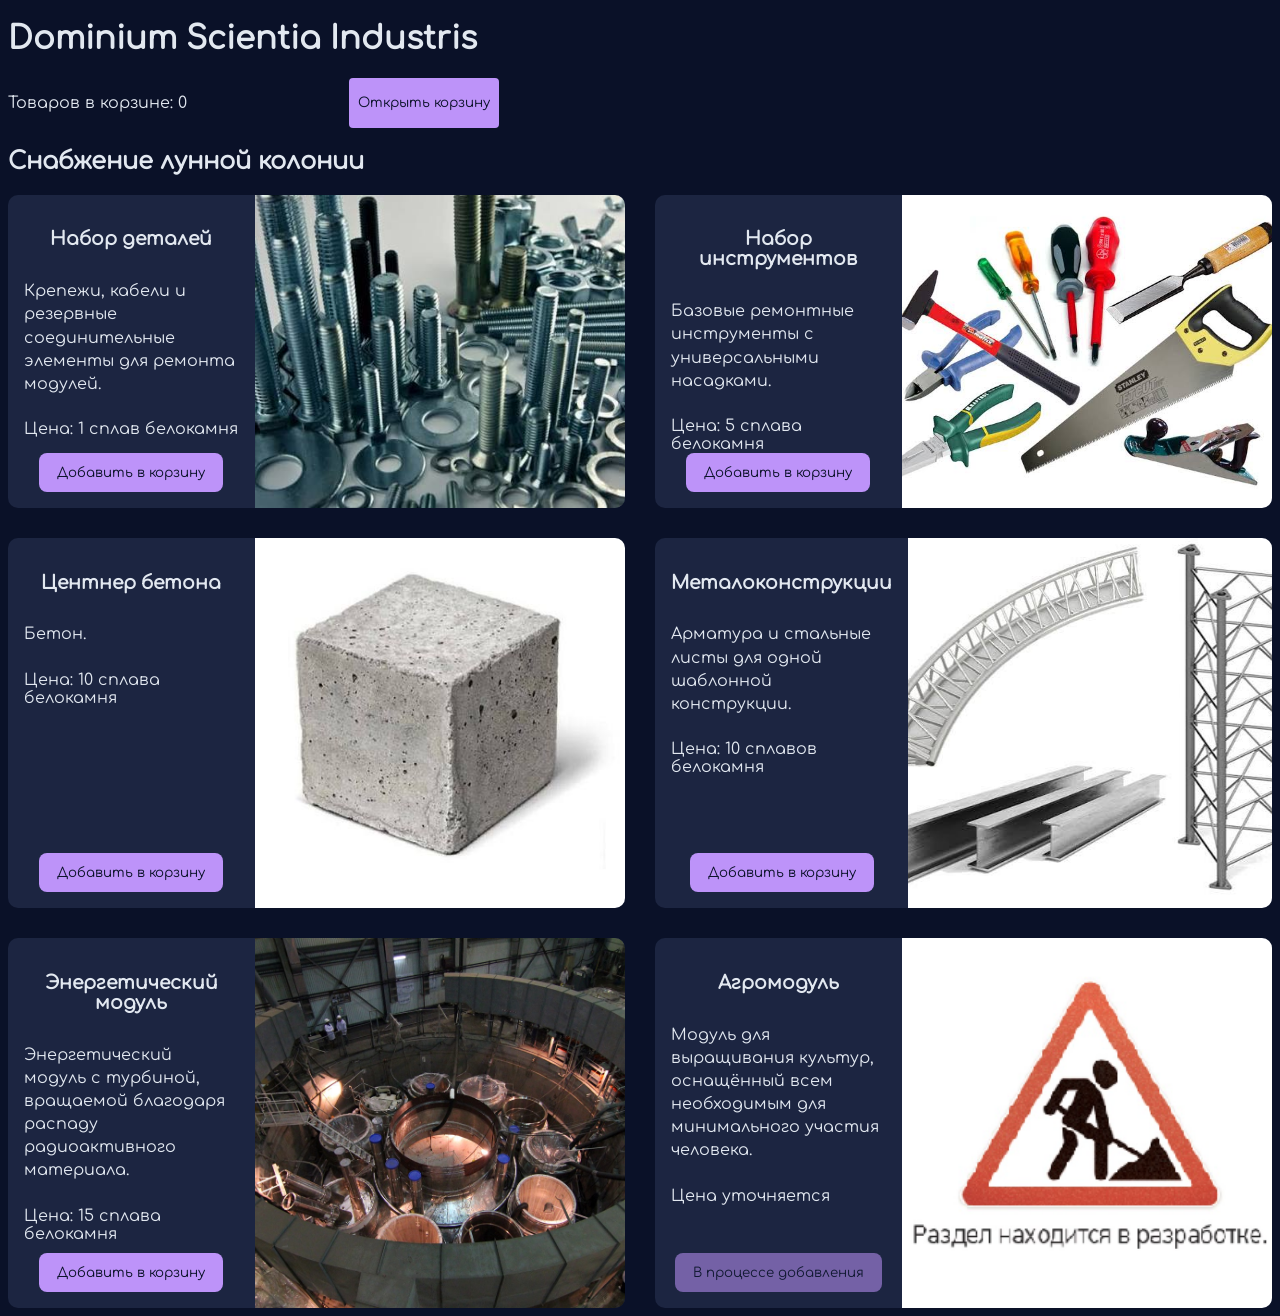
<file: Lab1/index.html>
<!DOCTYPE html>
<html lang="ru">

<head>
    <meta charset="utf-8">
    <link rel="stylesheet" href="style.css">
    <meta name="viewport" content="width=device-width, initial-scale=1.0">

    <title>Поставка товаров в колонию на Луне</title>
</head>
<body>
    <header>
        <h1>Dominium Scientia Industris</h1>
        <section id="header">
            <p>Товаров в корзине: <span id="cart-count">0</span></p>

            <button id="open-cart" type="button" class="FormButton">Открыть корзину</button>
            <dialog id="cart">
                <form id="cart-form">
                    <p><label>Ваше имя: <input type="text" placeholder="Имя" required></label></p>
                    <p><label>Ваша фамилия: <input type="text" placeholder="Фамилия" required></label></p>
                    <p><label>Выберите адрес: <select id="address-list" required></select></label></p>
                    <p><label>Контактный телефон: <input type="number" placeholder="Без + и -" required></label></p>
                    <p id="form-text">Товаров на сумму <span id="cart-price">0</span> сплава белокамня.</p>
                    <button type="submit" class="FormButton">Создать заказ</button>
                </form>
                <p><button id="close-cart" class="FormButton" type="button">Вернуться в каталог</button></p>
            </dialog>
        </section>
    </header>
    
    <main>
        <section class="Сatalogue">
            <h2>Снабжение лунной колонии</h2>
            <div class="CatalogueGrid"></div>
        </section>
    </main>

    <script src="script.js"></script>
</body>
</html>
</file>
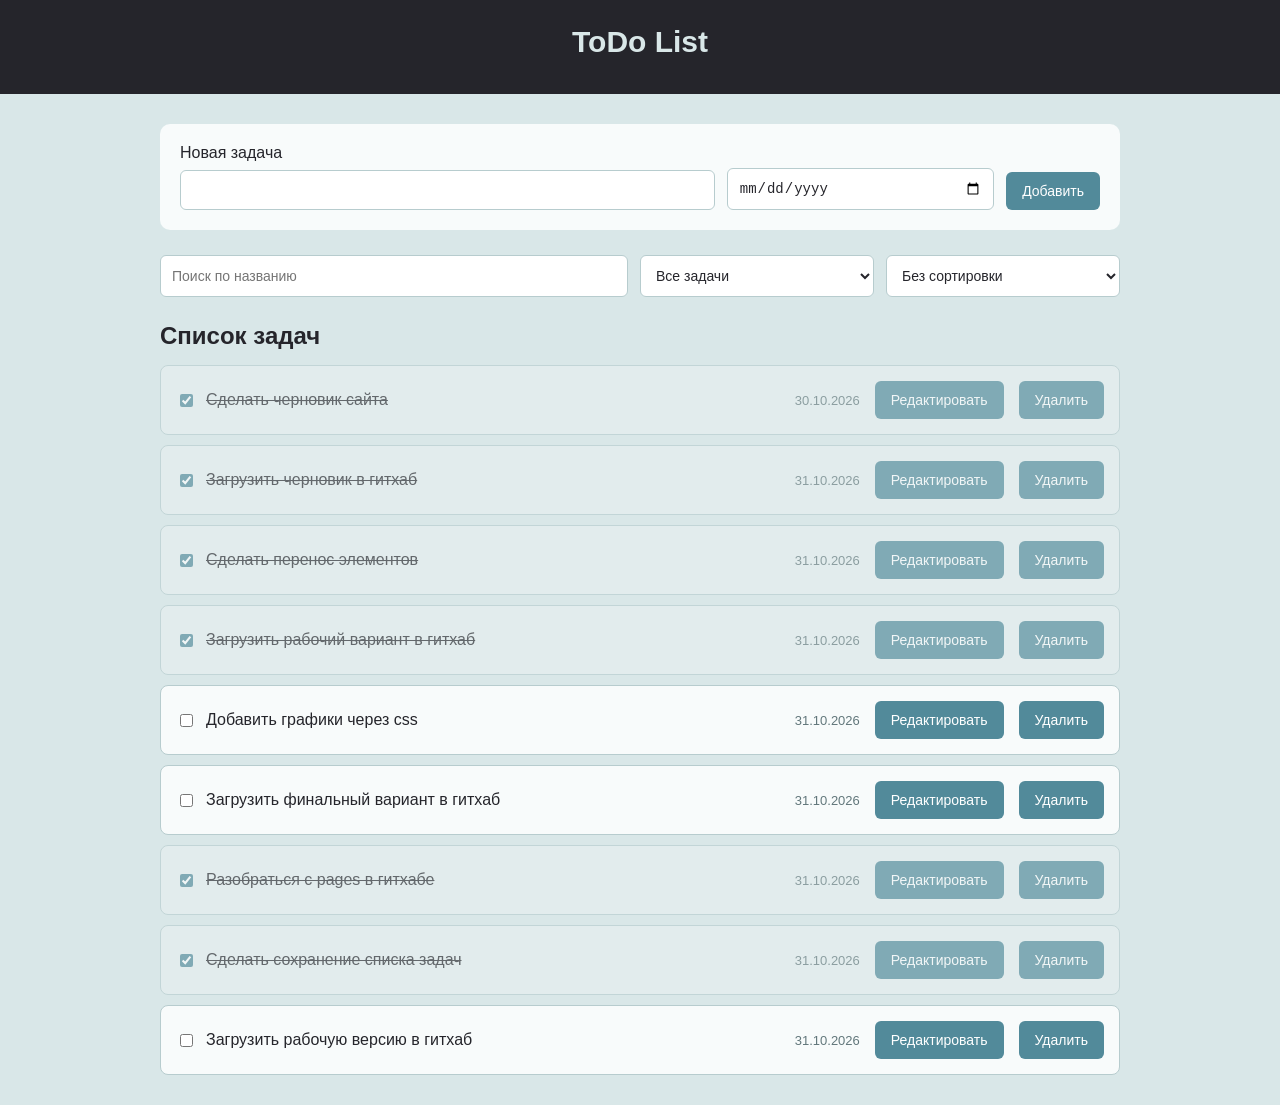
<file: Lab2/index.html>
<!DOCTYPE html>
<html lang="ru">

<head>
    <meta charset="UTF-8">
    <meta name="viewport" content="width=device-width, initial-scale=1.0">

    <title>ToDo List</title>
</head>
<body>
    <script src="script.js"></script>
</body>
</html>
</file>
<file: Lab1/style.css>
@font-face {
    font-family: "Comfortaa";
    src: url("fonts/Comfortaa-Regular.ttf");
}
h1, h2, h3 {
    font-family: "Comfortaa";
}
body {
    background-color: #0A1128;
    color: #E2E8F0;
    font-family: sans-serif;
}
#header {
    display: flex;
    justify-content: left;
    align-content: center;
    gap: 20px;
    width: 50%;
    font-family: "Comfortaa";
}
#header input, select {
    background-color: #BD93F9;
    border: none;
    border-radius: 4px;
    font-family: "Comfortaa";
}
#header input:focus {
    outline: none;
}
#cart {
    background-color: #1C2541;
    color: #E2E8F0;
    border-radius: 10px;
}
.FormButton {
    cursor: pointer;
    background-color: #BD93F9;
    color: #0A1128;
    border: none;
    border-radius: 4px;
    display: block;
    margin: 0 auto;
    min-width: 150px;
    min-height: 20px;
    font-family: "Comfortaa";
}
.ItemCard {
    display: grid;
    grid-template-columns: 2fr 3fr;
    min-height: 220px;
    overflow: hidden;
    background-color: #1C2541;
    border-radius: 10px;
}
.TextPart {
    display: flex;
    flex-direction: column;
    align-items: center;
    padding: 16px;
    text-align: center;
}
.ItemDescription {
    align-self: stretch;
    margin-top: 12px;
    margin-bottom: 24px;
    color: #E2E8F0;
    text-align: left;
    line-height: 1.45;
    font-family: "Comfortaa";
}
.ItemPrice {
    align-self: stretch;
    margin: 0;
    text-align: left;
    font-family: "Comfortaa";
}
.QuantityControls {
    display: flex;
    align-items: center;
    justify-content: center;
    gap: 8px;
    margin-top: auto;
}
.BuyButton {
    min-width: 150px;
    padding: 12px 18px;
    color: #0A1128;
    cursor: pointer;
    background-color: #BD93F9;
    border: none;
    border-radius: 8px;
    font-family: "Comfortaa";
}
.BuyButton:disabled {
    cursor: not-allowed;
    opacity: 0.55;
}
.MinusButton,
.PlusButton {
    display: none;
    width: 35px;
    height: 35px;
    padding: 0;
    color: #E2E8F0;
    cursor: pointer;
    background-color: #31456B;
    border: none;
    border-radius: 8px;
    font-family: "Comfortaa";
    font-size: 20px;
    align-items: center;
    justify-content: center;
}
.QuantityControls.IsAdded .MinusButton,
.QuantityControls.IsAdded .PlusButton {
    display: inline-flex;
}
.ImagePart {
    width: 100%;
    height: 100%;
    object-fit: cover;
}
.CatalogueGrid {
    display: grid;
    grid-template-columns: repeat(2, 1fr);
    gap: 30px;
}
@media (max-width: 900px) {
    .CatalogueGrid {
        grid-template-columns: 1fr;
        gap: 20px;
    }
    #header {
        width: auto;
        flex-wrap: wrap;
    }
}
@media (max-width: 600px) {
    body {
        margin: 0;
    }
    #header {
        padding: 16px;
        gap: 12px;
    }
    .ItemCard {
        grid-template-columns: 1fr;
    }
    .ImagePart {
        order: -1;
        min-height: 180px;
    }
    .TextPart {
        min-height: 200px;
    }
    .BuyButton {
        min-width: 0;
        width: 100%;
    }
    .QuantityControls {
        width: 100%;
    }
}
</file>
